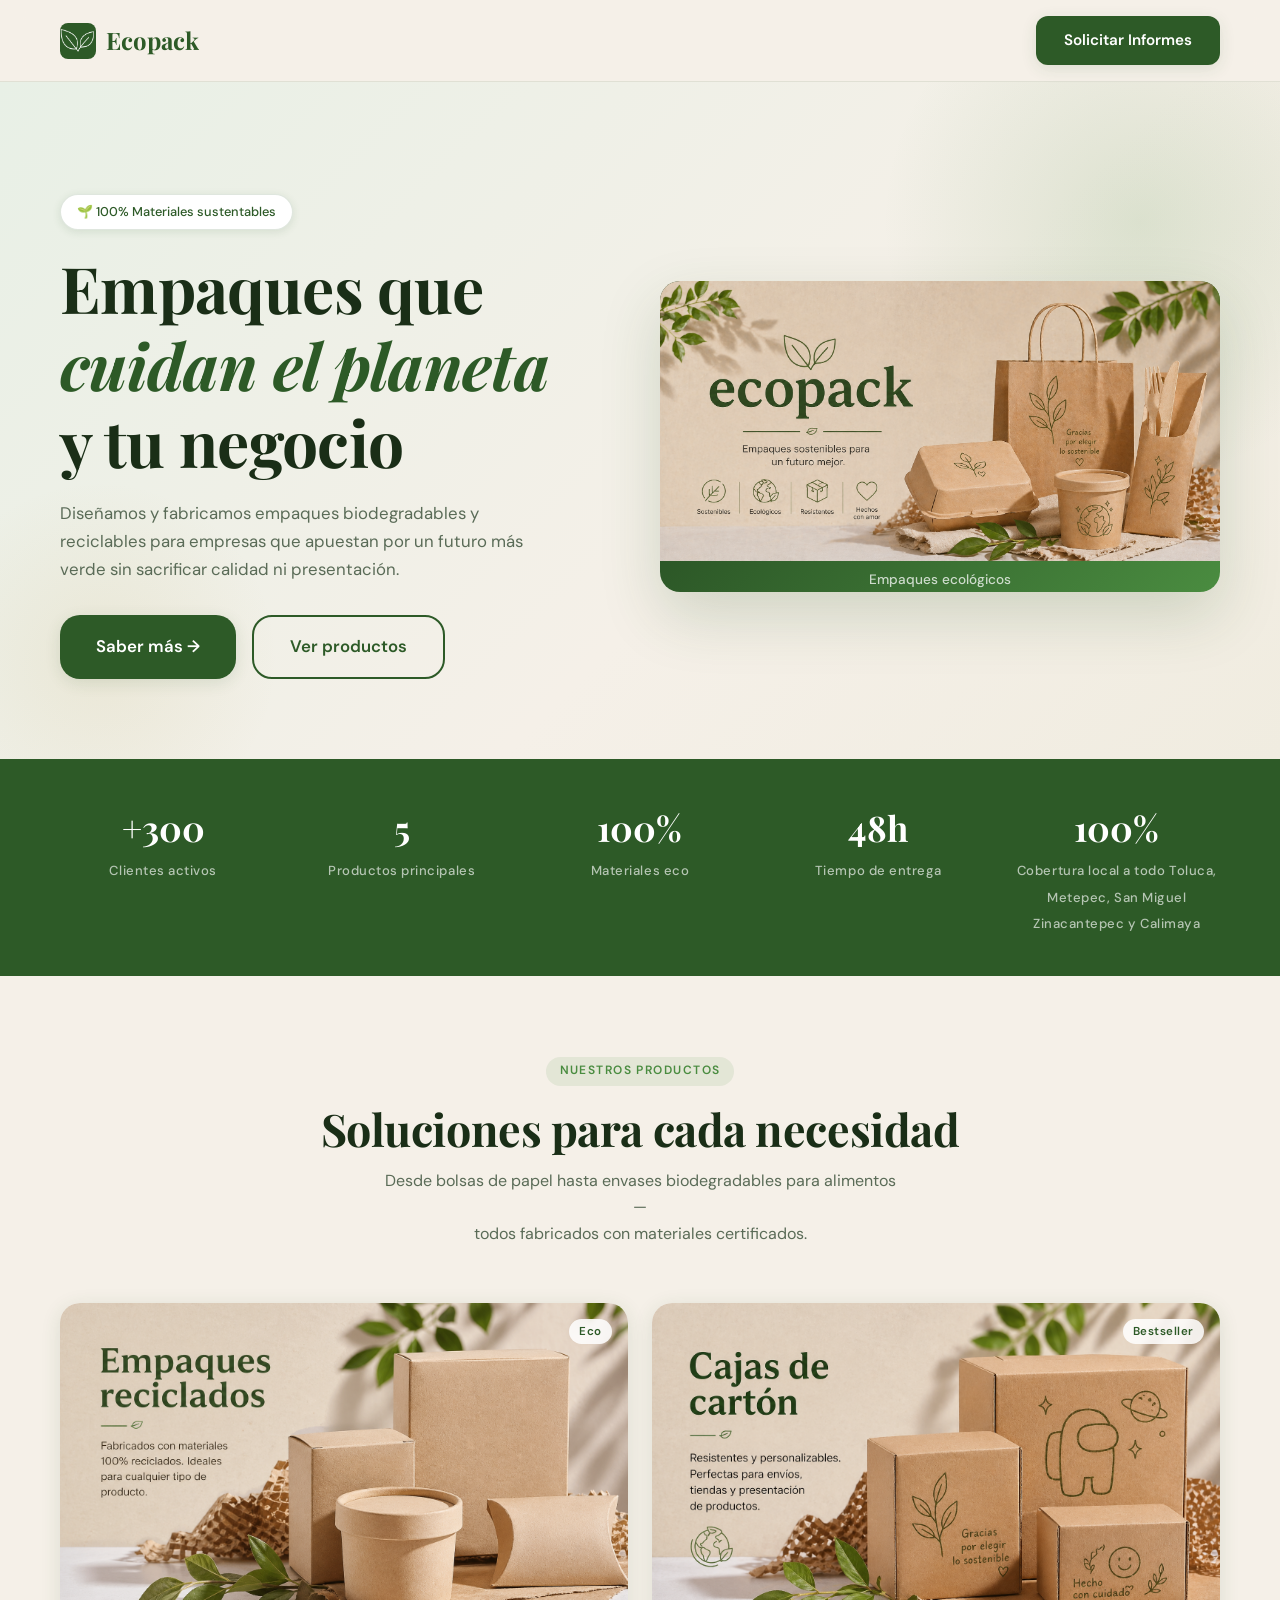
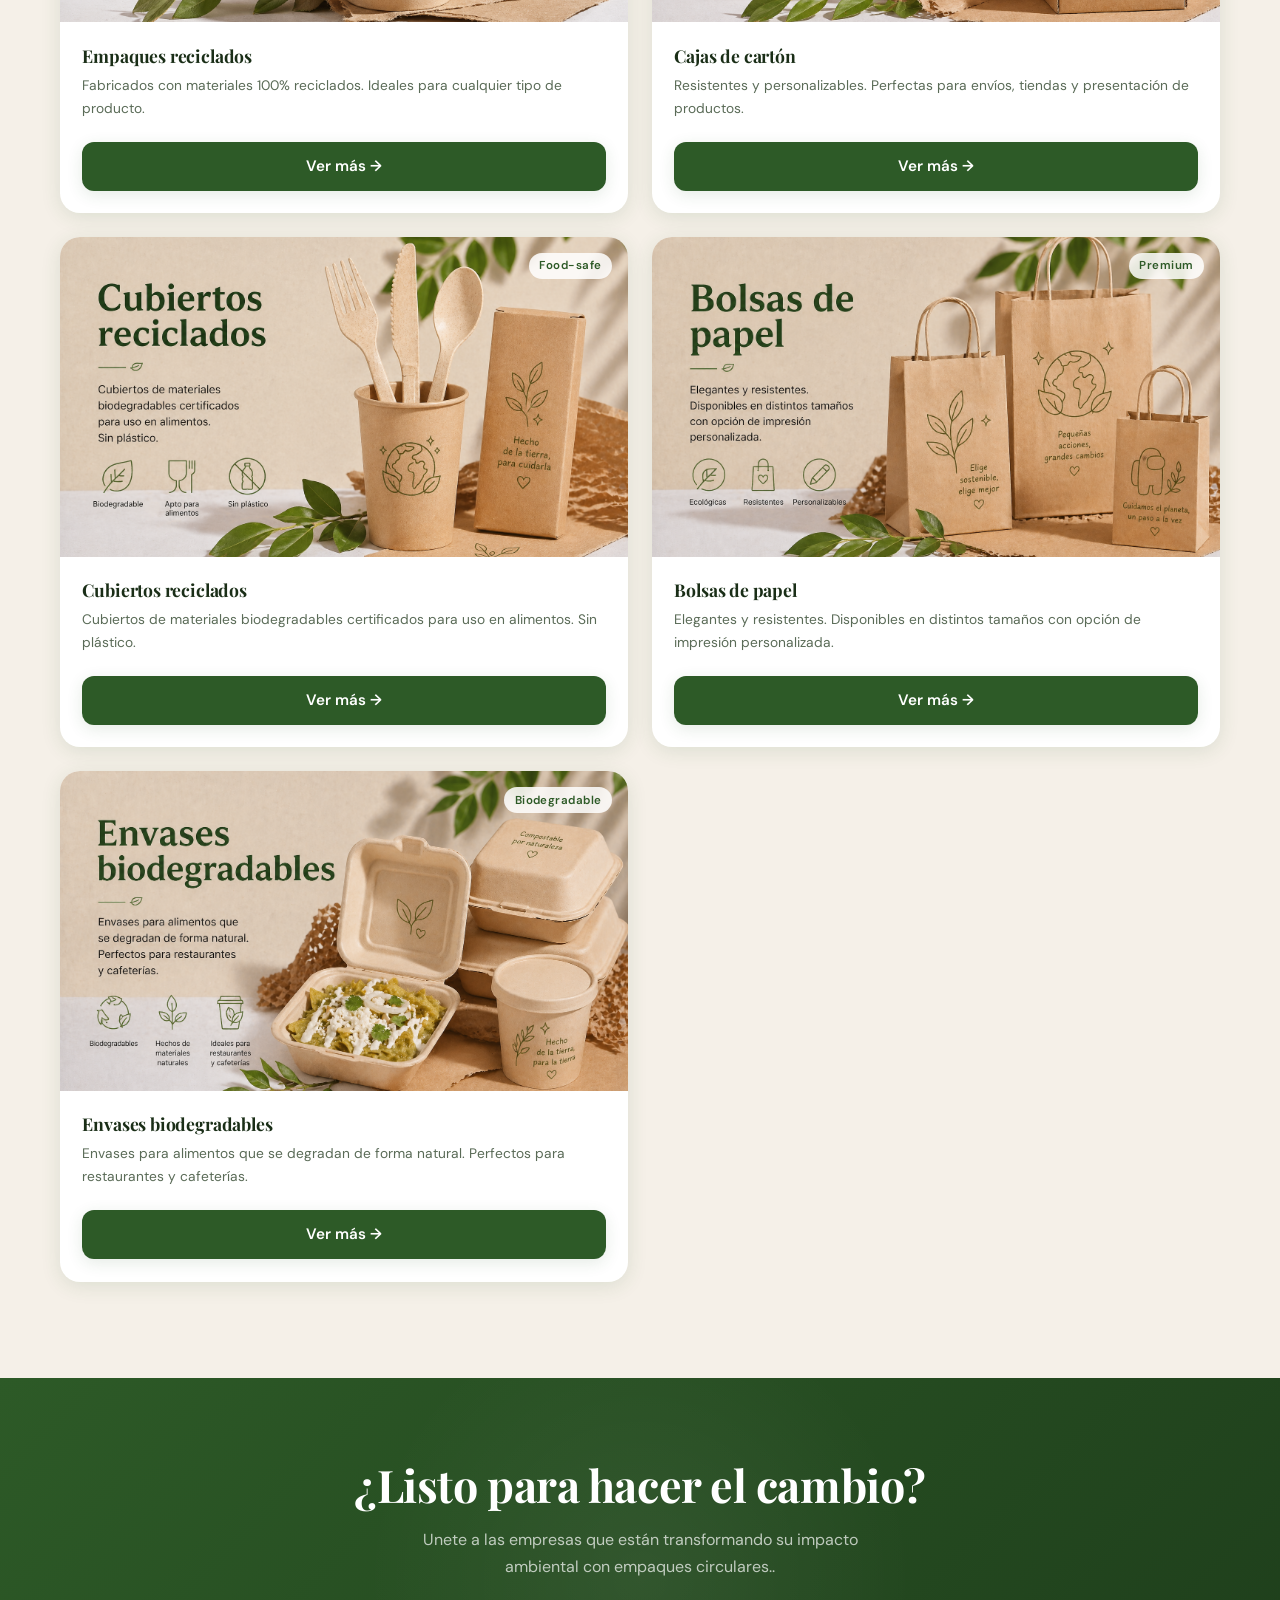
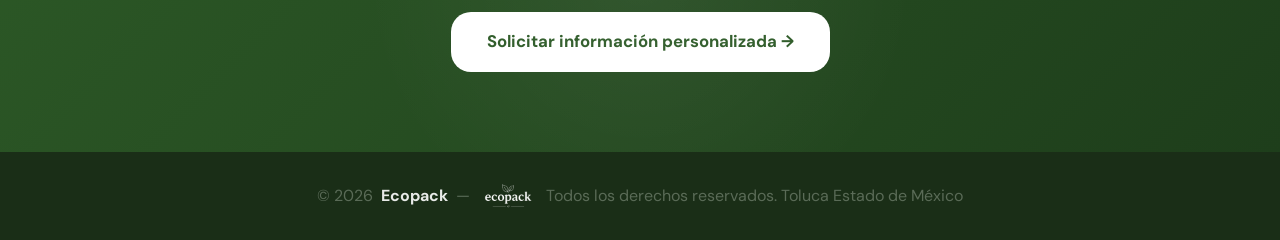
<file: ECOPACK_REP/home.html>
<!DOCTYPE html>
<html lang="es">
<head>
  <meta charset="UTF-8" />
  <meta name="viewport" content="width=device-width, initial-scale=1.0" />
  <title>Ecopack — Empaques Ecológicos</title>
  <meta name="description" content="Fabricamos empaques ecológicos con materiales biodegradables y reciclables para empresas y personas comprometidas con el planeta." />
  <link rel="stylesheet" href="styles.css" />
  <link rel="icon" type="image/png" href="imgs/icon.png" />
</head>
<body>

  <!-- ══════════════ NAVBAR ══════════════ -->
  <header>
    <nav class="navbar" role="navigation" aria-label="Navegación principal">
      <div class="container navbar__inner">

        <!-- Logo -->
        <a href="home.html" class="navbar__logo" aria-label="Ecopack inicio">
          <div class="navbar__logo-icon" aria-hidden="true">
        <img src="imgs/ico.png" alt="Logo" />
        </div>
          Ecopack
        </a>
        <a href="landing.html" class="btn btn-primary">
          Solicitar Informes
        </a>

      </div>
    </nav>
  </header>

  <main>

    <!-- ══════════════ HERO ══════════════ -->
    <section class="hero" aria-labelledby="hero-title">
      <div class="container hero__inner">

        <!-- Texto -->
        <div class="hero__content animate-up">
          <div class="hero__badge" aria-hidden="true">
            🌱 100% Materiales sustentables
          </div>

          <h1 class="hero__title" id="hero-title">
            Empaques que<br>
            <em>cuidan el planeta</em><br>
            y tu negocio
          </h1>

          <p class="hero__desc">
            Diseñamos y fabricamos empaques biodegradables y reciclables
            para empresas que apuestan por un futuro más verde sin
            sacrificar calidad ni presentación.
          </p>

          <div class="hero__actions">
            <a href="landing.html" class="btn btn-primary btn-lg">
              Saber más →
            </a>
            <a href="#catalogo" class="btn btn-outline btn-lg">
              Ver productos
            </a>
          </div>
        </div>

        <!-- Visual decorativo -->
        <div class="hero__visual animate-up" aria-hidden="true">
          <div class="hero__visual-inner">
            <span><img src="imgs/banner.png" alt="Logo" /></span>
            <p>Empaques ecológicos</p>
          </div>
        </div>

      </div>
    </section>

    <!-- ══════════════ STATS ══════════════ -->
    <section class="stats" aria-label="Datos de impacto">
      <div class="container">
        <div class="stats__grid">
          <div>
            <span class="stats__item-num">+300</span>
            <span class="stats__item-lbl">Clientes activos</span>
          </div>
          <div>
            <span class="stats__item-num">5</span>
            <span class="stats__item-lbl">Productos principales</span>
          </div>
          <div>
            <span class="stats__item-num">100%</span>
            <span class="stats__item-lbl">Materiales eco</span>
          </div>
          <div>
            <span class="stats__item-num">48h</span>
            <span class="stats__item-lbl">Tiempo de entrega</span>
          </div>

          <div>
            <span class="stats__item-num">100%</span>
            <span class="stats__item-lbl">Cobertura local a todo Toluca, Metepec, San Miguel Zinacantepec y Calimaya</span>
          </div>
        </div>
      </div>
    </section>

    <!-- ══════════════ CATÁLOGO ══════════════ -->
    <section id="catalogo" class="catalog" aria-labelledby="catalog-title">
      <div class="container">

        <header class="catalog__header">
          <span class="section-tag">Nuestros productos</span>
          <h2 id="catalog-title">Soluciones para cada necesidad</h2>
          <p>Desde bolsas de papel hasta envases biodegradables para alimentos —<br>
            todos fabricados con materiales certificados.</p>
        </header>

        <div class="catalog__grid">

          <!-- Producto 1: Empaques reciclados -->
          <article class="product-card animate-up">
            <div class="product-card__img product-card__img--1" aria-hidden="true">
              <img src="imgs/empaques.png" alt="Logo" />
              <span class="product-card__badge">Eco</span>
            </div>
            <div class="product-card__body">
              <h3 class="product-card__name">Empaques reciclados</h3>
              <p class="product-card__desc">
                Fabricados con materiales 100% reciclados. Ideales para cualquier
                tipo de producto.
              </p>
            </div>
            <div class="product-card__footer">
              <a href="landing.html?producto=1" class="btn btn-primary">
                Ver más →
              </a>
            </div>
          </article>

          <!-- Producto 2: Cajas de cartón -->
          <article class="product-card animate-up">
            <div class="product-card__img product-card__img--2" aria-hidden="true">
              <img src="imgs/cajas.png" alt="Logo" />
              <span class="product-card__badge">Bestseller</span>
            </div>
            <div class="product-card__body">
              <h3 class="product-card__name">Cajas de cartón</h3>
              <p class="product-card__desc">
                Resistentes y personalizables. Perfectas para envíos,
                tiendas y presentación de productos.
              </p>
            </div>
            <div class="product-card__footer">
              <a href="landing.html?producto=2" class="btn btn-primary">
                Ver más →
              </a>
            </div>
          </article>

          <!-- Producto 3: Cubiertos reciclados -->
          <article class="product-card animate-up">
            <div class="product-card__img product-card__img--3" aria-hidden="true">
              <img src="imgs/cubiertos.png" alt="Logo" />
              <span class="product-card__badge">Food-safe</span>
            </div>
            <div class="product-card__body">
              <h3 class="product-card__name">Cubiertos reciclados</h3>
              <p class="product-card__desc">
                Cubiertos de materiales biodegradables certificados para
                uso en alimentos. Sin plástico.
              </p>
            </div>
            <div class="product-card__footer">
              <a href="landing.html?producto=3" class="btn btn-primary">
                Ver más →
              </a>
            </div>
          </article>

          <!-- Producto 4: Bolsas de papel -->
          <article class="product-card animate-up">
            <div class="product-card__img product-card__img--4" aria-hidden="true">
              <img src="imgs/bolsas.png" alt="Logo" />
              <span class="product-card__badge">Premium</span>
            </div>
            <div class="product-card__body">
              <h3 class="product-card__name">Bolsas de papel</h3>
              <p class="product-card__desc">
                Elegantes y resistentes. Disponibles en distintos tamaños
                con opción de impresión personalizada.
              </p>
            </div>
            <div class="product-card__footer">
              <a href="landing.html?producto=4" class="btn btn-primary">
                Ver más →
              </a>
            </div>
          </article>

          <!-- Producto 5: Envases biodegradables -->
          <article class="product-card animate-up">
            <div class="product-card__img product-card__img--5" aria-hidden="true">
              <img src="imgs/envases.png" alt="Logo" />
              <span class="product-card__badge">Biodegradable</span>
            </div>
            <div class="product-card__body">
              <h3 class="product-card__name">Envases biodegradables</h3>
              <p class="product-card__desc">
                Envases para alimentos que se degradan de forma natural.
                Perfectos para restaurantes y cafeterías.
              </p>
            </div>
            <div class="product-card__footer">
              <a href="landing.html?producto=5" class="btn btn-primary">
                Ver más →
              </a>
            </div>
          </article>

        </div><!-- /.catalog__grid -->
      </div><!-- /.container -->
    </section>

    <!-- ══════════════ CTA FINAL ══════════════ -->
    <section class="cta-section">
      <div class="container">
        <h2>¿Listo para hacer el cambio?</h2>
        <p>
          Unete a las empresas que están transformando su impacto ambiental con empaques circulares..
        </p>
        <a href="landing.html" class="btn btn-white btn-lg">
          Solicitar información personalizada →
        </a>
      </div>
    </section>

  </main>

  <!-- ══════════════ FOOTER ══════════════ -->
  <footer>
    <div class="container">
    <p style="display: flex; align-items: center; justify-content: center; gap: 8px; flex-wrap: wrap; text-align: center;">
  © 2026 <strong>Ecopack</strong> — 
  <img src="imgs/ecos.png" alt="ecopack" style="height: 1.9em; width: auto;" /> 
  Todos los derechos reservados. Toluca Estado de México 
</p>
    </div>
  </footer>

</body>
</html>
</file>
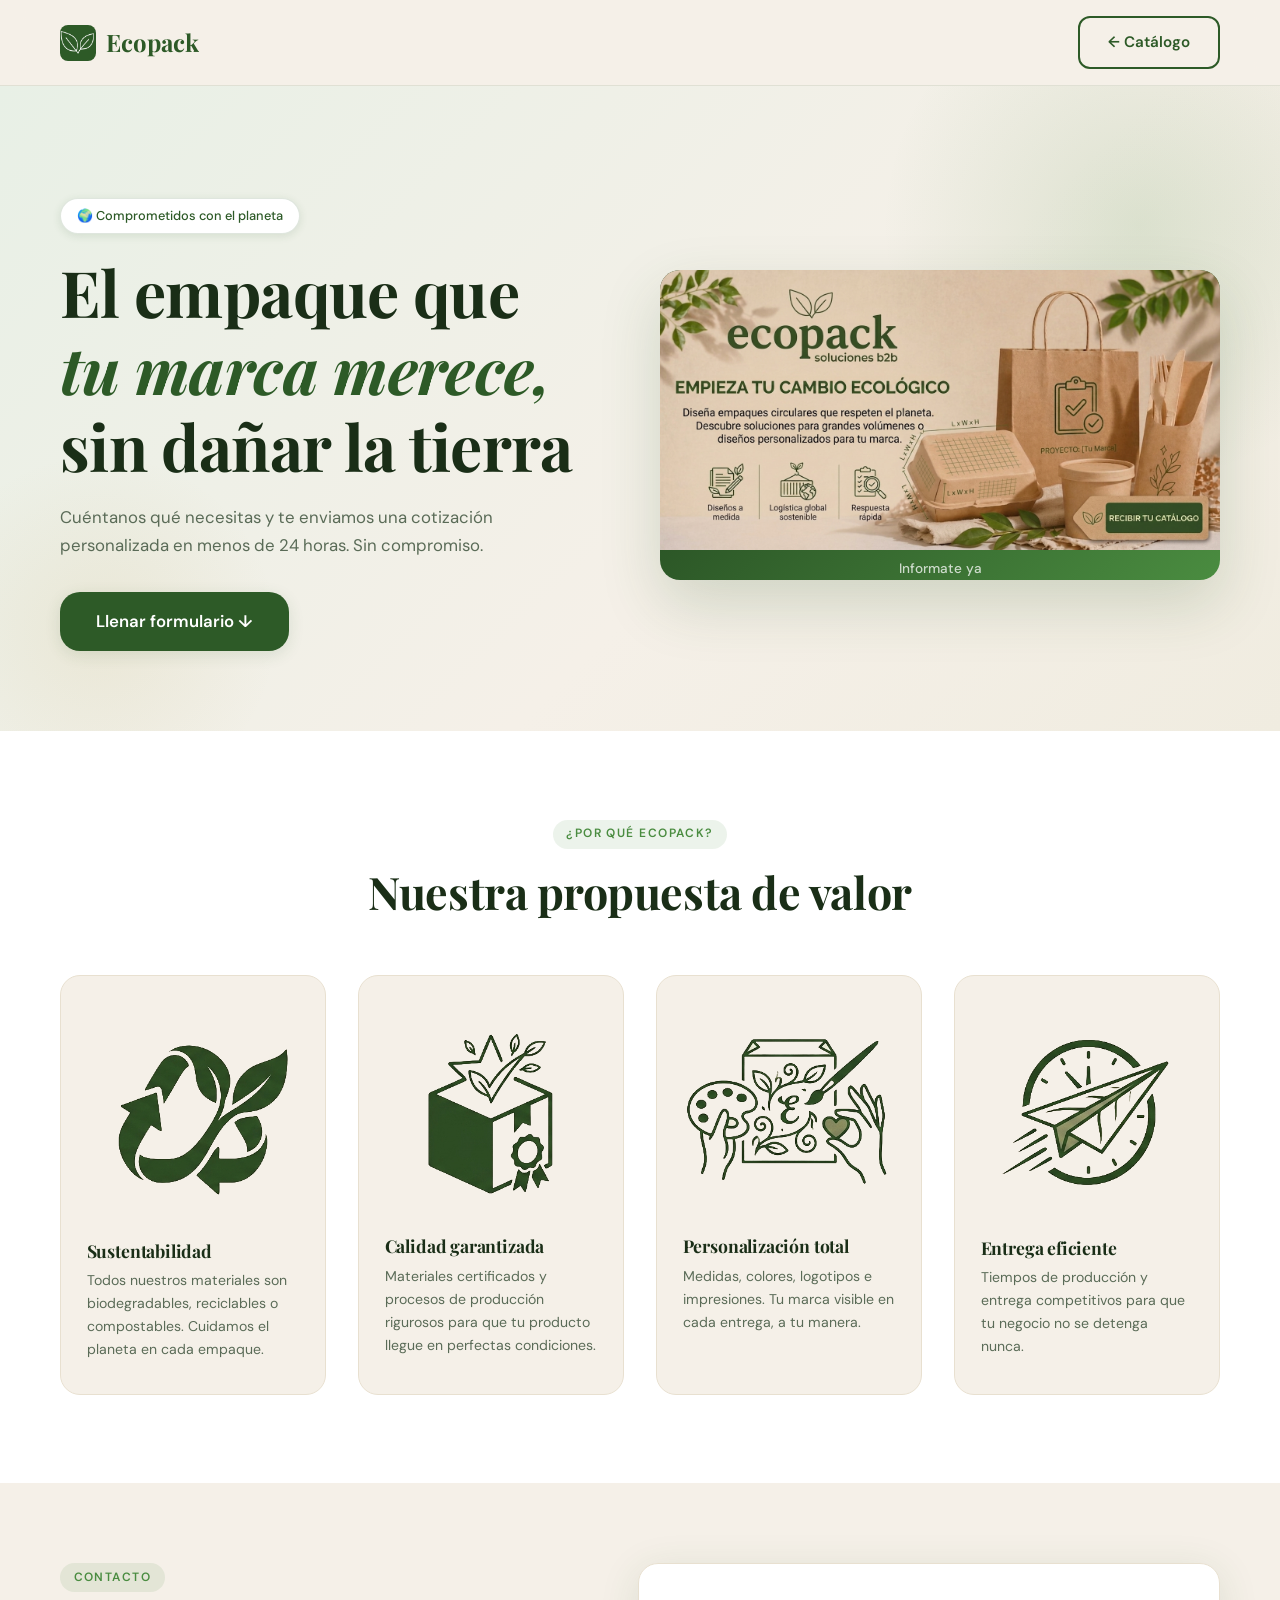
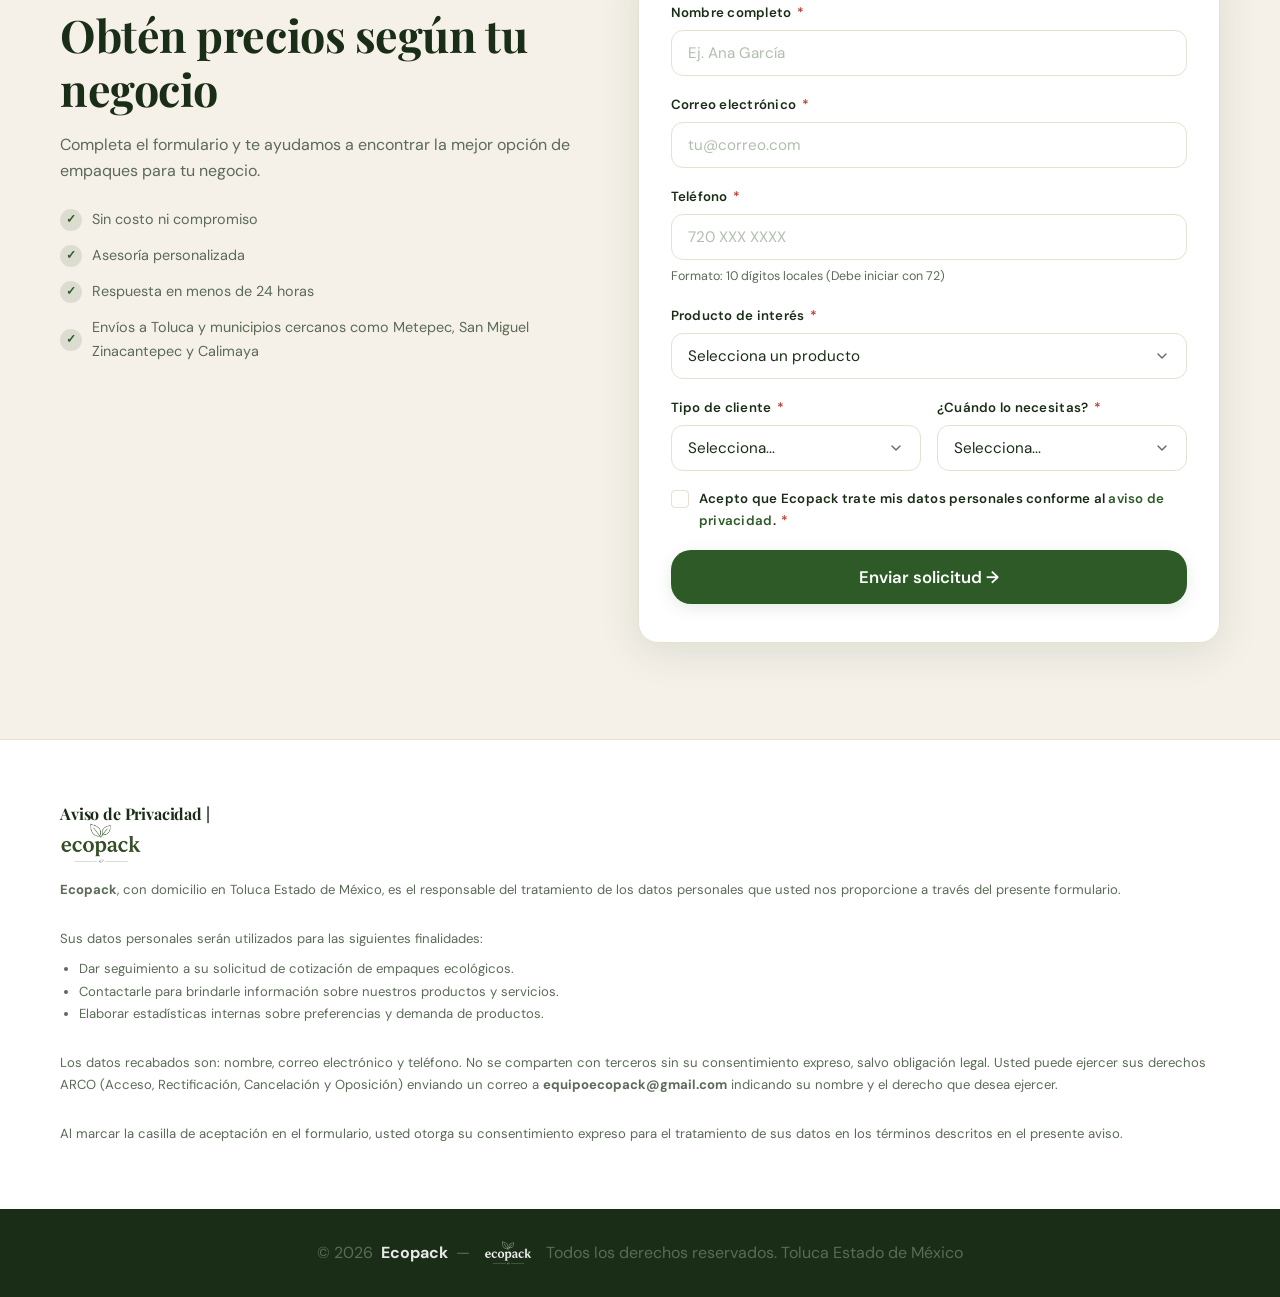
<file: ECOPACK_REP/landing.html>
<!DOCTYPE html>
<html lang="es">
<head>
  <meta charset="UTF-8" />
  <meta name="viewport" content="width=device-width, initial-scale=1.0" />
  <title>Ecopack — Cotiza tu empaque ecológico</title>
  <meta name="description" content="Solicita tu cotización de empaques ecológicos personalizados. Respuesta en menos de 24 horas." />
  <link rel="stylesheet" href="styles.css" />
 <link rel="icon" type="image/png" href="imgs/icon.png" />
</head>
<body>

  <!-- ══════════════ NAVBAR ══════════════ -->
  <header>
    <nav class="navbar" role="navigation" aria-label="Navegación principal">
      <div class="container navbar__inner">
        <a href="home.html" class="navbar__logo" aria-label="Ecopack inicio">
          <div class="navbar__logo-icon" aria-hidden="true"> <img src="imgs/ico.png" alt="Logo" /></div>
          Ecopack
        </a>
        <a href="home.html" class="btn btn-outline">
          ← Catálogo
        </a>
      </div>
    </nav>
  </header>

  <main>

    <!-- ══════════════ 1. CALL TO ACTION ══════════════ -->
    <section class="hero" aria-labelledby="landing-title">
      <div class="container hero__inner">

        <div class="hero__content animate-up">
          <div class="hero__badge">
            🌍 Comprometidos con el planeta
          </div>

          <h1 class="hero__title" id="landing-title">
            El empaque que<br>
            <em>tu marca merece,</em><br>
            sin dañar la tierra
          </h1>

          <p class="hero__desc">
            Cuéntanos qué necesitas y te enviamos una cotización
            personalizada en menos de 24 horas. Sin compromiso.
          </p>

          <div class="hero__actions">
            <a href="#formulario" class="btn btn-primary btn-lg">
              Llenar formulario ↓
            </a>
          </div>
        </div>

        <div class="hero__visual animate-up" aria-hidden="true">
          <div class="hero__visual-inner">
            <span><img src="imgs/coti.png" alt="Logo" /></span>
            <p>Informate ya</p>
          </div>
        </div>

      </div>
    </section>

    <!-- ══════════════ 2. PROPUESTA DE VALOR ══════════════ -->
    <section class="valores" aria-labelledby="valores-title">
      <div class="container">

        <header class="valores__header">
          <span class="section-tag">¿Por qué Ecopack?</span>
          <h2 id="valores-title">Nuestra propuesta de valor</h2>
        </header>

        <div class="valores__grid">
          <div class="valor-card animate-up">

            <div class="valor-card__icon" style="display: flex !important; align-items: center !important; justify-content: center !important; overflow: hidden;">
            <img src="imgs/sus.png" alt="icono" style="width: 100%; height: 100%; object-fit: contain;">
            </div>

            <h3 class="valor-card__title">Sustentabilidad</h3>
            <p class="valor-card__desc">
              Todos nuestros materiales son biodegradables, reciclables
              o compostables. Cuidamos el planeta en cada empaque.
            </p>
          </div>

          <div class="valor-card animate-up">
          
            <div class="valor-card__icon" style="display: flex !important; align-items: center !important; justify-content: center !important; overflow: hidden;">
            <img src="imgs/chidos.png" alt="icono" style="width: 100%; height: 100%; object-fit: contain;">
            </div>

            <h3 class="valor-card__title">Calidad garantizada</h3>
            <p class="valor-card__desc">
              Materiales certificados y procesos de producción rigurosos
              para que tu producto llegue en perfectas condiciones.
            </p>
          </div>

          <div class="valor-card animate-up">
            
            <div class="valor-card__icon" style="display: flex !important; align-items: center !important; justify-content: center !important; overflow: hidden;">
            <img src="imgs/per.png" alt="icono" style="width: 100%; height: 100%; object-fit: contain;">
            </div>

            <h3 class="valor-card__title">Personalización total</h3>
            <p class="valor-card__desc">
              Medidas, colores, logotipos e impresiones. Tu marca
              visible en cada entrega, a tu manera.
            </p>
          </div>

          <div class="valor-card animate-up">
           
            <div class="valor-card__icon" style="display: flex !important; align-items: center !important; justify-content: center !important; overflow: hidden;">
            <img src="imgs/envios.png" alt="icono" style="width: 100%; height: 100%; object-fit: contain;">
            </div>

            <h3 class="valor-card__title">Entrega eficiente</h3>
            <p class="valor-card__desc">
              Tiempos de producción y entrega competitivos para que
              tu negocio no se detenga nunca.
            </p>
          </div>

        </div>
      </div>
    </section>

    <!-- ══════════════ 3. FORMULARIO ══════════════ -->
    <section id="formulario" class="form-section" aria-labelledby="form-title">
      <div class="container form-section__inner">

        <!-- Info lateral -->
        <div class="form-section__info animate-up">
          <span class="section-tag">Contacto</span>
          <h2 id="form-title">Obtén precios según tu negocio</h2>
          <p>
            Completa el formulario y te ayudamos a encontrar la mejor opción de empaques para tu negocio.
          </p>

          <ul class="form-info-list">
            <li>Sin costo ni compromiso</li>
            <li>Asesoría personalizada</li>
            <li>Respuesta en menos de 24 horas</li>
            <li>Envíos a Toluca y municipios cercanos como Metepec, San Miguel Zinacantepec y Calimaya</li>
          </ul>
        </div>

        <!-- Formulario -->
        <div class="animate-up">
          <form
            id="lead-form"
            class="lead-form"
            novalidate
            aria-label="Formulario de cotización"
          >

            <div class="form-grid">

              <!-- Nombre -->
              <div class="form-group">
                <label for="nombre">
                  Nombre completo <span class="req" aria-hidden="true">*</span>
                </label>
                <input
                  type="text"
                  id="nombre"
                  name="nombre"
                  class="form-control"
                  placeholder="Ej. Ana García"
                  required
                  autocomplete="name"
                />
              </div>

              <!-- Correo -->
              <div class="form-group">
                <label for="correo">
                  Correo electrónico <span class="req" aria-hidden="true">*</span>
                </label>
                <input
                  type="email"
                  id="correo"
                  name="correo"
                  class="form-control"
                  placeholder="tu@correo.com"
                  required
                  autocomplete="email"
                />
              </div>

             <!-- Teléfono -->
<div class="form-group">
  <label for="telefono">
    Teléfono <span class="req" aria-hidden="true">*</span>
  </label>
  <input
    type="tel"
    id="telefono"
    name="telefono"
    class="form-control"
    placeholder="720 XXX XXXX"
    pattern="^72[0-9]{2}\s?[0-9]{3}\s?[0-9]{3}$"
    title="El número debe iniciar con 72 y tener 10 dígitos en total."
    required
    autocomplete="tel"
  />
  <small id="telefono-hint" style="font-size:.78rem; color: var(--texto-suave);">
    Formato: 10 dígitos locales (Debe iniciar con 72)
  </small>
</div>

              <!-- Producto (hardcodeado, se autoselecciona desde producto=) -->
              <div class="form-group">
                <label for="producto_id">
                  Producto de interés <span class="req" aria-hidden="true">*</span>
                </label>
                <select id="producto_id" name="producto_id" class="form-control" required>
                  <option value="">Selecciona un producto</option>
                  <option value="1">Empaques reciclados</option>
                  <option value="2">Cajas de cartón</option>
                  <option value="3">Cubiertos reciclados</option>
                  <option value="4">Bolsas de papel</option>
                  <option value="5">Envases biodegradables</option>
                </select>
              </div>

              <!-- Tipo de persona y Plazo — fila de 2 columnas -->
              <div class="form-row">

                <div class="form-group">
                  <label for="tipo_persona">
                    Tipo de cliente <span class="req" aria-hidden="true">*</span>
                  </label>
                  <select id="tipo_persona" name="tipo_persona" class="form-control" required>
                    <option value="">Selecciona...</option>
                    <option value="individual">Persona individual</option>
                    <option value="negocio">Negocio</option>
                    <option value="empresa">Empresa</option>
                  </select>
                </div>

                <div class="form-group">
                  <label for="plazo">
                    ¿Cuándo lo necesitas? <span class="req" aria-hidden="true">*</span>
                  </label>
                  <select id="plazo" name="plazo" class="form-control" required>
                    <option value="">Selecciona...</option>
                    <option value="interes">Solo me interesa</option>
                    <option value="medio">En 1-3 meses</option>
                    <option value="corto">En menos de 1 mes</option>
                    <option value="urgente">Lo necesito ya</option>
                  </select>
                </div>

              </div>

              <!-- Checkbox de aeptación -->
              <div class="form-group">
                <label class="form-check">
                  <input
                    type="checkbox"
                    id="acepta"
                    name="acepta"
                    required
                  />
                  <span>
                    Acepto que Ecopack trate mis datos personales conforme
                    al <a href="#aviso-legal" style="color:var(--verde); font-weight:600;">aviso de privacidad</a>.
                    <span class="req" aria-hidden="true">*</span>
                  </span>
                </label>
              </div>

              <!-- Mensaje de estado -->
              <div
                id="form-status"
                role="alert"
                aria-live="polite"
              ></div>

              <!-- Botón enviar -->
              <button
                type="submit"
                id="submit-btn"
                class="btn btn-primary btn-lg"
                style="width:100%; justify-content:center;"
              >
                Enviar solicitud →
              </button>

            </div><!-- /.form-grid -->
          </form>
        </div><!-- /formulario wrapper -->

      </div>
    </section>

    <!-- ══════════════ 4. AVISO LEGAL ══════════════ -->
    <section id="aviso-legal" class="aviso" aria-labelledby="aviso-title">
      <div class="container">
        <h3 id="aviso-title">Aviso de Privacidad | <img src="imgs/eco.png" alt="ecopack" style="height: 2.5em; width: auto;" /></h3>
        <p>
          <strong>Ecopack</strong>, con domicilio en Toluca Estado de México, es el responsable del
          tratamiento de los datos personales que usted nos proporcione a través
          del presente formulario.
        </p>
        <br>
        <p>Sus datos personales serán utilizados para las siguientes finalidades:</p>
        <ul>
          <li>Dar seguimiento a su solicitud de cotización de empaques ecológicos.</li>
          <li>Contactarle para brindarle información sobre nuestros productos y servicios.</li>
          <li>Elaborar estadísticas internas sobre preferencias y demanda de productos.</li>
        </ul>
        <br>
        <p>
          Los datos recabados son: nombre, correo electrónico y teléfono. No se
          comparten con terceros sin su consentimiento expreso, salvo obligación
          legal. Usted puede ejercer sus derechos ARCO (Acceso, Rectificación,
          Cancelación y Oposición) enviando un correo a
          <strong>equipoecopack@gmail.com</strong> indicando su nombre y el derecho
          que desea ejercer.
        </p>
        <br>
        <p>
          Al marcar la casilla de aceptación en el formulario, usted otorga su
          consentimiento expreso para el tratamiento de sus datos en los términos
          descritos en el presente aviso.
        </p>
      </div>
    </section>

  </main>

  <!-- ══════════════ FOOTER ══════════════ -->
  <footer>
    <div class="container">
    <p style="display: flex; align-items: center; justify-content: center; gap: 8px; flex-wrap: wrap; text-align: center;">
  © 2026 <strong>Ecopack</strong> — 
  <img src="imgs/ecos.png" alt="ecopack" style="height: 1.9em; width: auto;" /> 
  Todos los derechos reservados. Toluca Estado de México 
</p>
    </div>
  </footer>

  <!-- ── Scripts ──────────────────────────────────────────────── -->
  <!-- Primero el scoring, luego supabase (que lo usa) -->
  <script src="lead-scoring.js"></script>
  <script src="supabase.js"></script>

  <script>
    /**
     * landing.html — lógica de la UI
     * ─────────────────────────────────────────────────────────
     * 1. Autoseleccionar producto desde ?producto=ID en la URL
     * 2. Validar formulario
     * 3. Calcular prioridad con calcularPrioridad()
     * 4. Insertar lead con insertarLead()
     * ─────────────────────────────────────────────────────────
     */

    // ── 1. Autoselección de producto desde query string ──────
    (function autoSelectProducto() {
      const params   = new URLSearchParams(window.location.search);
      const productoId = params.get("producto");

      if (productoId) {
        const select = document.getElementById("producto_id");
        // Verificamos que el valor exista entre las opciones
        const optionExists = Array.from(select.options)
          .some(opt => opt.value === productoId);

        if (optionExists) {
          select.value = productoId;
        }
      }
    })();

   // ── 2. Validación de teléfono (Local 10 dígitos - Prefijo 72) ─────────
function validarTelefono(tel) {
  // Quita los espacios para dejar solo los números corridos
  const clean = tel.replace(/\s+/g, "");
  // Valida que empiece con 72 y tenga exactamente 10 dígitos en total (72 + 8 números)
  return /^72\d{8}$/.test(clean);
}

    // ── 3. Helpers de UI ─────────────────────────────────────
    const statusEl  = document.getElementById("form-status");
    const submitBtn = document.getElementById("submit-btn");

    function setStatus(type, msg) {
      statusEl.className = type;   // "loading" | "success" | "error"
      statusEl.textContent = msg;
    }

    function setBtnLoading(loading) {
      submitBtn.disabled = loading;
      submitBtn.textContent = loading ? "Enviando…" : "Enviar solicitud →";
    }

    // ── 4. Manejo del submit ──────────────────────────────────
    document.getElementById("lead-form").addEventListener("submit", async function (e) {
      e.preventDefault();

      // Leer valores
      const nombre      = document.getElementById("nombre").value.trim();
      const correo      = document.getElementById("correo").value.trim();
      const telefono    = document.getElementById("telefono").value.trim();
      const producto_id = parseInt(document.getElementById("producto_id").value, 10);
      const tipo_persona= document.getElementById("tipo_persona").value;
      const plazo       = document.getElementById("plazo").value;
      const acepta      = document.getElementById("acepta").checked;

      // Validaciones básicas
      if (!nombre || !correo || !telefono || !producto_id || !tipo_persona || !plazo) {
        setStatus("error", "⚠️ Por favor completa todos los campos obligatorios.");
        return;
      }

     if (!validarTelefono(telefono)) {
  setStatus("error", "⚠️ El teléfono debe iniciar con 72 y tener 10 dígitos en total. Ej: 720 XXX XXXX");
  document.getElementById("telefono").focus();
  return;
}

      if (!acepta) {
        setStatus("error", "⚠️ Debes aceptar el aviso de privacidad para continuar.");
        return;
      }

      // Calcular prioridad (lead-scoring.js)
      const prioridad = calcularPrioridad(tipo_persona, plazo);

      // Construir objeto lead
      const lead = {
        nombre,
        correo,
        telefono,
        producto_id,
        tipo_persona,
        plazo,
        prioridad,
      };

      // Enviar a Supabase (supabase.js)
      setBtnLoading(true);

      await insertarLead(lead, {
        onLoading: () => {
          setStatus("loading", "⏳ Enviando tu solicitud…");
        },
        onSuccess: (registro) => {
          setStatus("success", "✅ ¡Solicitud recibida! Un asesor se pondrá en contacto contigo en menos de 24 horas.");
          document.getElementById("lead-form").reset();
          setBtnLoading(false);
        },
        onError: (msg) => {
          setStatus("error", `❌ Ocurrió un error al enviar tu solicitud: ${msg}`);
          setBtnLoading(false);
        },
      });
    });
  </script>

</body>
</html>
</file>
<file: ECOPACK_REP/styles.css>
@import url('https://fonts.googleapis.com/css2?family=Playfair+Display:ital,wght@0,400;0,700;1,400&family=DM+Sans:wght@300;400;500;600&display=swap');

/* ── Variables ─────────────────────────────────────────────── */
:root {
  --verde:        #2d5a27;
  --verde-claro:  #4a8c40;
  --verde-hover:  #1e3e1b;
  --crema:        #f5f0e8;
  --crema-oscura: #e8e0d0;
  --blanco:       #ffffff;
  --texto:        #1a2e17;
  --texto-suave:  #5a6b57;
  --acento:       #b8963e;
  --sombra:       rgba(45, 90, 39, 0.12);
  --radio:        12px;
  --radio-lg:     20px;
  --transicion:   0.28s cubic-bezier(.4,0,.2,1);
}

/* ── Reset ─────────────────────────────────────────────────── */
*, *::before, *::after { box-sizing: border-box; margin: 0; padding: 0; }

html { scroll-behavior: smooth; font-size: 16px; }

body {
  font-family: 'DM Sans', sans-serif;
  background: var(--crema);
  color: var(--texto);
  line-height: 1.65;
  -webkit-font-smoothing: antialiased;
}

img { display: block; max-width: 100%; }

a { text-decoration: none; color: inherit; }

/* ── Tipografía ─────────────────────────────────────────────── */
h1, h2, h3 {
  font-family: 'Playfair Display', Georgia, serif;
  line-height: 1.2;
  letter-spacing: -0.01em;
}

h1 { font-size: clamp(2.4rem, 6vw, 4rem); }
h2 { font-size: clamp(1.8rem, 4vw, 2.8rem); }
h3 { font-size: clamp(1.2rem, 2.5vw, 1.5rem); }

p  { font-size: 1rem; color: var(--texto-suave); }

/* ── Utilidades ─────────────────────────────────────────────── */
.container {
  width: min(1160px, 92vw);
  margin-inline: auto;
}

.section-tag {
  display: inline-block;
  font-size: .75rem;
  font-weight: 600;
  letter-spacing: .12em;
  text-transform: uppercase;
  color: var(--verde-claro);
  background: rgba(74, 140, 64, .1);
  padding: .3rem .85rem;
  border-radius: 999px;
  margin-bottom: 1rem;
}

/* ── Botones ─────────────────────────────────────────────────── */
.btn {
  display: inline-flex;
  align-items: center;
  gap: .45rem;
  padding: .75rem 1.75rem;
  border: none;
  border-radius: var(--radio);
  font-family: 'DM Sans', sans-serif;
  font-size: .95rem;
  font-weight: 600;
  cursor: pointer;
  transition: transform var(--transicion), box-shadow var(--transicion), background var(--transicion);
  white-space: nowrap;
}

.btn-primary {
  background: var(--verde);
  color: var(--blanco);
  box-shadow: 0 4px 16px var(--sombra);
}
.btn-primary:hover {
  background: var(--verde-hover);
  transform: translateY(-2px);
  box-shadow: 0 8px 24px rgba(45,90,39,.22);
}
.btn-primary:active { transform: translateY(0); }

.btn-outline {
  background: transparent;
  color: var(--verde);
  border: 2px solid var(--verde);
}
.btn-outline:hover {
  background: var(--verde);
  color: var(--blanco);
  transform: translateY(-2px);
}

.btn-lg { padding: 1rem 2.25rem; font-size: 1.05rem; border-radius: var(--radio-lg); }

/* ── Navbar ──────────────────────────────────────────────────── */
.navbar {
  position: sticky;
  top: 0;
  z-index: 100;
  background: rgba(245, 240, 232, .9);
  backdrop-filter: blur(12px);
  border-bottom: 1px solid rgba(45,90,39,.1);
}

.navbar__inner {
  display: flex;
  align-items: center;
  justify-content: space-between;
  padding: 1rem 0;
}

.navbar__logo {
  display: flex;
  align-items: center;
  gap: .6rem;
  font-family: 'Playfair Display', serif;
  font-size: 1.5rem;
  font-weight: 700;
  color: var(--verde);
}

.navbar__logo-icon {
  width: 36px;
  height: 36px;
  background: var(--verde);
  border-radius: 8px;
  display: grid;
  place-items: center;
  color: #fff;
  font-size: 1.1rem;
}

/* ── Hero ────────────────────────────────────────────────────── */
.hero {
  position: relative;
  overflow: hidden;
  padding: 7rem 0 5rem;
  background: linear-gradient(135deg, #e8f0e6 0%, var(--crema) 60%, #f0ece0 100%);
}

/* decoración de fondo */
.hero::before {
  content: '';
  position: absolute;
  top: -120px; right: -120px;
  width: 520px; height: 520px;
  background: radial-gradient(circle, rgba(74,140,64,.15) 0%, transparent 70%);
  border-radius: 50%;
  pointer-events: none;
}
.hero::after {
  content: '';
  position: absolute;
  bottom: -80px; left: -80px;
  width: 360px; height: 360px;
  background: radial-gradient(circle, rgba(184,150,62,.1) 0%, transparent 70%);
  border-radius: 50%;
  pointer-events: none;
}

.hero__inner {
  position: relative;
  z-index: 1;
  display: grid;
  gap: 2.5rem;
  align-items: center;
}

@media (min-width: 768px) {
  .hero__inner { grid-template-columns: 1fr 1fr; }
}

.hero__badge {
  display: inline-flex;
  align-items: center;
  gap: .4rem;
  background: var(--blanco);
  border: 1px solid rgba(45,90,39,.15);
  border-radius: 999px;
  padding: .4rem 1rem;
  font-size: .8rem;
  font-weight: 500;
  color: var(--verde);
  margin-bottom: 1.25rem;
  box-shadow: 0 2px 8px var(--sombra);
}

.hero__title { margin-bottom: 1.25rem; color: var(--texto); }

.hero__title em {
  font-style: italic;
  color: var(--verde);
}

.hero__desc { font-size: 1.05rem; margin-bottom: 2rem; max-width: 480px; }

.hero__actions { display: flex; gap: 1rem; flex-wrap: wrap; }

.hero__visual {
  position: relative;
  border-radius: var(--radio-lg);
  overflow: hidden;
  box-shadow: 0 24px 60px rgba(45,90,39,.18);
  
  background: linear-gradient(135deg, #1e3e1b 0%, #4a8c40 100%);
  display: block;
  place-items: start stretch;
}

.hero__visual-inner {
  text-align: center;
  color: rgba(255,255,255,.9);
}
.hero__visual-inner span {
  font-size: 4rem;
  display: block;
  margin-bottom: .5rem;
}
.hero__visual-inner p {
  font-size: .85rem;
  color: rgba(255,255,255,.75);
  font-weight: 500;
}

/* ── Stats ───────────────────────────────────────────────────── */
.stats {
  background: var(--verde);
  padding: 2.5rem 0;
}

.stats__grid {
  display: grid;
  grid-template-columns: repeat(auto-fit, minmax(140px, 1fr));
  gap: 2rem;
  text-align: center;
}

.stats__item-num {
  font-family: 'Playfair Display', serif;
  font-size: 2.2rem;
  font-weight: 700;
  color: var(--blanco);
  display: block;
}

.stats__item-lbl {
  font-size: .82rem;
  color: rgba(255,255,255,.65);
  font-weight: 500;
  letter-spacing: .04em;
}

/* ── Catálogo ─────────────────────────────────────────────────── */
.catalog {
  padding: 5rem 0 6rem;
}

.catalog__header {
  text-align: center;
  margin-bottom: 3.5rem;
}

.catalog__header p { max-width: 520px; margin-inline: auto; margin-top: .75rem; }

.catalog__grid {
  display: grid;
  grid-template-columns: repeat(auto-fill, minmax(400px, 1fr));
  gap: 1.5rem;
}

/* ── Tarjeta de Producto ─────────────────────────────────────── */
.product-card {
  background: var(--blanco);
  border-radius: var(--radio-lg);
  overflow: hidden;
  box-shadow: 0 4px 20px var(--sombra);
  transition: transform var(--transicion), box-shadow var(--transicion);
  display: flex;
  flex-direction: column;
}

.product-card:hover {
  transform: translateY(-6px);
  box-shadow: 0 14px 40px rgba(45,90,39,.18);
}

.product-card__img {
    width: 100%; /* Cambiado de 200% a 100% */
    aspect-ratio: 16 / 9; 
    overflow: hidden;
}

.product-card__img img {
    width: 100%;
    height: 100%;
    object-fit: cover; /* Importante para que no se vea espacio en blanco */
}


/* variantes de color por producto */
.product-card__img--1 { background: linear-gradient(135deg,#d4e8d0,#a8cf9f); }
.product-card__img--2 { background: linear-gradient(135deg,#e8dcc8,#c4a878); }
.product-card__img--3 { background: linear-gradient(135deg,#cde4d8,#7fb89a); }
.product-card__img--4 { background: linear-gradient(135deg,#f0ead4,#d4c07a); }
.product-card__img--5 { background: linear-gradient(135deg,#d0e4dc,#88c0a8); }

.product-card__badge {
  position: absolute;
  top: 1rem; right: 1rem;
  background: rgba(255,255,255,.85);
  backdrop-filter: blur(4px);
  border-radius: 999px;
  padding: .2rem .65rem;
  font-size: .72rem;
  font-weight: 600;
  color: var(--verde);
  letter-spacing: .04em;
}

.product-card__body {
  padding: 1.4rem;
  flex: 1;
  display: flex;
  flex-direction: column;
  gap: .5rem;
}

.product-card__name {
  font-family: 'Playfair Display', serif;
  font-size: 1.1rem;
  color: var(--texto);
}

.product-card__desc {
  font-size: .86rem;
  color: var(--texto-suave);
  flex: 1;
}

.product-card__footer {
  padding: 0 1.4rem 1.4rem;
}

.product-card__footer .btn {
  width: 100%;
  justify-content: center;
}

/* ── CTA Section ─────────────────────────────────────────────── */
.cta-section {
  background: linear-gradient(135deg, var(--verde) 0%, #1e3e1b 100%);
  padding: 5rem 0;
  text-align: center;
  position: relative;
  overflow: hidden;
}

.cta-section::before {
  content: '';
  position: absolute;
  top: -100px; left: 50%;
  transform: translateX(-50%);
  width: 600px; height: 600px;
  background: radial-gradient(circle, rgba(255,255,255,.06) 0%, transparent 65%);
  pointer-events: none;
}

.cta-section h2 { color: var(--blanco); margin-bottom: 1rem; }
.cta-section p  { color: rgba(255,255,255,.7); max-width: 500px; margin-inline: auto; margin-bottom: 2rem; }

.btn-white {
  background: var(--blanco);
  color: var(--verde);
  font-weight: 700;
}
.btn-white:hover {
  background: var(--crema);
  transform: translateY(-2px);
  box-shadow: 0 8px 28px rgba(0,0,0,.2);
}

/* ── Propuesta de Valor ──────────────────────────────────────── */
.valores {
  padding: 5.5rem 0;
  background: var(--blanco);
}

.valores__header {
  text-align: center;
  margin-bottom: 3.5rem;
}

.valores__grid {
  display: grid;
  grid-template-columns: repeat(auto-fill, minmax(220px, 1fr));
  gap: 2rem;
}

.valor-card {
  background: var(--crema);
  border-radius: var(--radio-lg);
  padding: 2rem 1.6rem;
  border: 1px solid var(--crema-oscura);
  transition: border-color var(--transicion), box-shadow var(--transicion);
}

.valor-card:hover {
  border-color: rgba(45,90,39,.3);
  box-shadow: 0 6px 24px var(--sombra);
}

.valor-card__icon {
  font-size: 2.2rem;
  margin-bottom: 1rem;
}

.valor-card__title {
  font-family: 'Playfair Display', serif;
  font-size: 1.1rem;
  margin-bottom: .5rem;
  color: var(--texto);
}

.valor-card__desc {
  font-size: .88rem;
  color: var(--texto-suave);
}

/* ── Formulario ──────────────────────────────────────────────── */
.form-section {
  padding: 5rem 0 6rem;
  background: var(--crema);
}

.form-section__inner {
  display: grid;
  gap: 3rem;
  align-items: start;
}

@media (min-width: 900px) {
  .form-section__inner { grid-template-columns: 1fr 1.1fr; }
}

.form-section__info h2 { margin-bottom: 1rem; }
.form-section__info p  { margin-bottom: 1.5rem; }

.form-info-list {
  list-style: none;
  display: flex;
  flex-direction: column;
  gap: .75rem;
}

.form-info-list li {
  display: flex;
  align-items: center;
  gap: .6rem;
  font-size: .9rem;
  color: var(--texto-suave);
}

.form-info-list li::before {
  content: '✓';
  display: inline-flex;
  width: 22px; height: 22px;
  background: rgba(45,90,39,.12);
  color: var(--verde);
  border-radius: 50%;
  font-size: .75rem;
  font-weight: 700;
  align-items: center;
  justify-content: center;
  flex-shrink: 0;
}

.lead-form {
  background: var(--blanco);
  border-radius: var(--radio-lg);
  padding: 2.4rem 2rem;
  box-shadow: 0 8px 40px var(--sombra);
  border: 1px solid var(--crema-oscura);
}

.form-grid {
  display: grid;
  gap: 1.1rem;
}

.form-group {
  display: flex;
  flex-direction: column;
  gap: .4rem;
}

.form-group label {
  font-size: .83rem;
  font-weight: 600;
  color: var(--texto);
  letter-spacing: .02em;
}

.form-group label span.req {
  color: #c0392b;
  margin-left: 2px;
}

.form-control {
  width: 100%;
  padding: .75rem 1rem;
  border: 1.5px solid var(--crema-oscura);
  border-radius: var(--radio);
  font-family: 'DM Sans', sans-serif;
  font-size: .95rem;
  color: var(--texto);
  background: var(--blanco);
  transition: border-color var(--transicion), box-shadow var(--transicion);
  outline: none;
  appearance: none;
}

.form-control:focus {
  border-color: var(--verde-claro);
  box-shadow: 0 0 0 3px rgba(74,140,64,.15);
}

.form-control::placeholder { color: #b0bfad; }

select.form-control {
  background-image: url("data:image/svg+xml,%3Csvg xmlns='http://www.w3.org/2000/svg' width='16' height='16' viewBox='0 0 24 24' fill='none' stroke='%235a6b57' stroke-width='2' stroke-linecap='round' stroke-linejoin='round'%3E%3Cpolyline points='6 9 12 15 18 9'%3E%3C/polyline%3E%3C/svg%3E");
  background-repeat: no-repeat;
  background-position: right 1rem center;
  padding-right: 2.5rem;
}

.form-row {
  display: grid;
  gap: 1rem;
  grid-template-columns: 1fr 1fr;
}

@media (max-width: 480px) {
  .form-row { grid-template-columns: 1fr; }
}

/* Checkbox */
.form-check {
  display: flex;
  align-items: flex-start;
  gap: .65rem;
  cursor: pointer;
}

.form-check input[type="checkbox"] {
  appearance: none;
  width: 18px; height: 18px;
  min-width: 18px;
  border: 1.5px solid var(--crema-oscura);
  border-radius: 4px;
  margin-top: 2px;
  cursor: pointer;
  transition: background var(--transicion), border-color var(--transicion);
  background: var(--blanco);
}

.form-check input[type="checkbox"]:checked {
  background: var(--verde);
  border-color: var(--verde);
  background-image: url("data:image/svg+xml,%3Csvg xmlns='http://www.w3.org/2000/svg' width='12' height='12' viewBox='0 0 24 24' fill='none' stroke='white' stroke-width='3' stroke-linecap='round' stroke-linejoin='round'%3E%3Cpolyline points='20 6 9 17 4 12'%3E%3C/polyline%3E%3C/svg%3E");
  background-repeat: no-repeat;
  background-position: center;
}

.form-check label {
  font-size: .82rem;
  color: var(--texto-suave);
  cursor: pointer;
}

/* Mensaje de estado */
#form-status {
  display: none;
  padding: .9rem 1.1rem;
  border-radius: var(--radio);
  font-size: .9rem;
  font-weight: 500;
  margin-top: .5rem;
}

#form-status.success {
  display: block;
  background: rgba(45,90,39,.1);
  color: var(--verde);
  border: 1px solid rgba(45,90,39,.2);
}

#form-status.error {
  display: block;
  background: rgba(192,57,43,.08);
  color: #c0392b;
  border: 1px solid rgba(192,57,43,.2);
}

#form-status.loading {
  display: block;
  background: rgba(74,140,64,.07);
  color: var(--texto-suave);
  border: 1px solid var(--crema-oscura);
}

.btn[disabled] {
  opacity: .6;
  cursor: not-allowed;
  transform: none !important;
}

/* ── Aviso Legal ─────────────────────────────────────────────── */
.aviso {
  padding: 4rem 0;
  background: var(--blanco);
  border-top: 1px solid var(--crema-oscura);
}

.aviso h3 { margin-bottom: 1rem; font-size: 1rem; color: var(--texto); }
.aviso p, .aviso li {
  font-size: .82rem;
  color: var(--texto-suave);
  line-height: 1.7;
}
.aviso ul { padding-left: 1.2rem; margin-top: .5rem; }

/* ── Footer ──────────────────────────────────────────────────── */
footer {
  background: var(--texto);
  color: rgba(255,255,255,.6);
  text-align: center;
  padding: 1.8rem 0;
  font-size: .82rem;
}

footer strong { color: rgba(255,255,255,.9); }

/* ── Animaciones de entrada ──────────────────────────────────── */
@keyframes fadeUp {
  from { opacity:0; transform: translateY(24px); }
  to   { opacity:1; transform: translateY(0); }
}

.animate-up {
  opacity: 0;
  animation: fadeUp .6s ease forwards;
}

.animate-up:nth-child(1) { animation-delay: .1s; }
.animate-up:nth-child(2) { animation-delay: .2s; }
.animate-up:nth-child(3) { animation-delay: .3s; }
.animate-up:nth-child(4) { animation-delay: .4s; }
.animate-up:nth-child(5) { animation-delay: .5s; }

/* ── Responsive misc ─────────────────────────────────────────── */
@media (max-width: 600px) {
  .lead-form { padding: 1.8rem 1.2rem; }
  .hero { padding: 4.5rem 0 3.5rem; }
  .catalog { padding: 3.5rem 0 4rem; }
}
</file>
